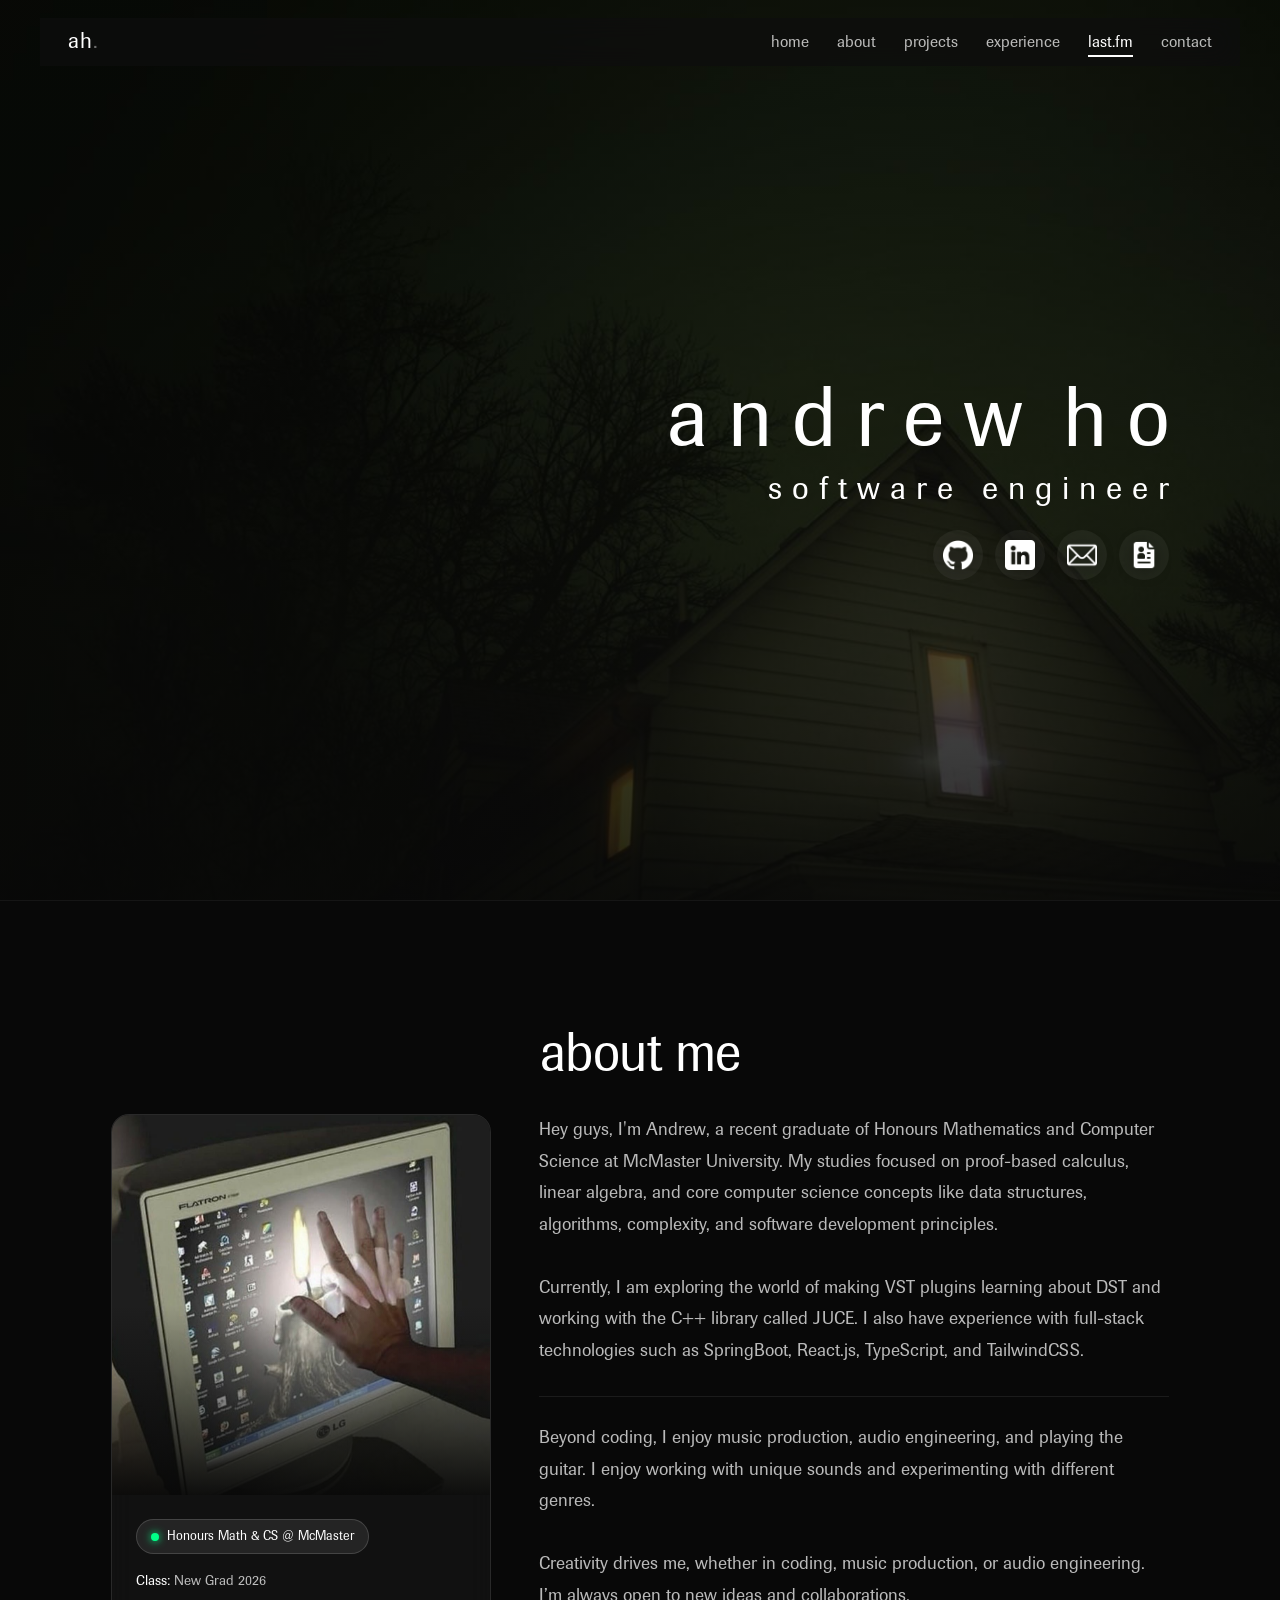
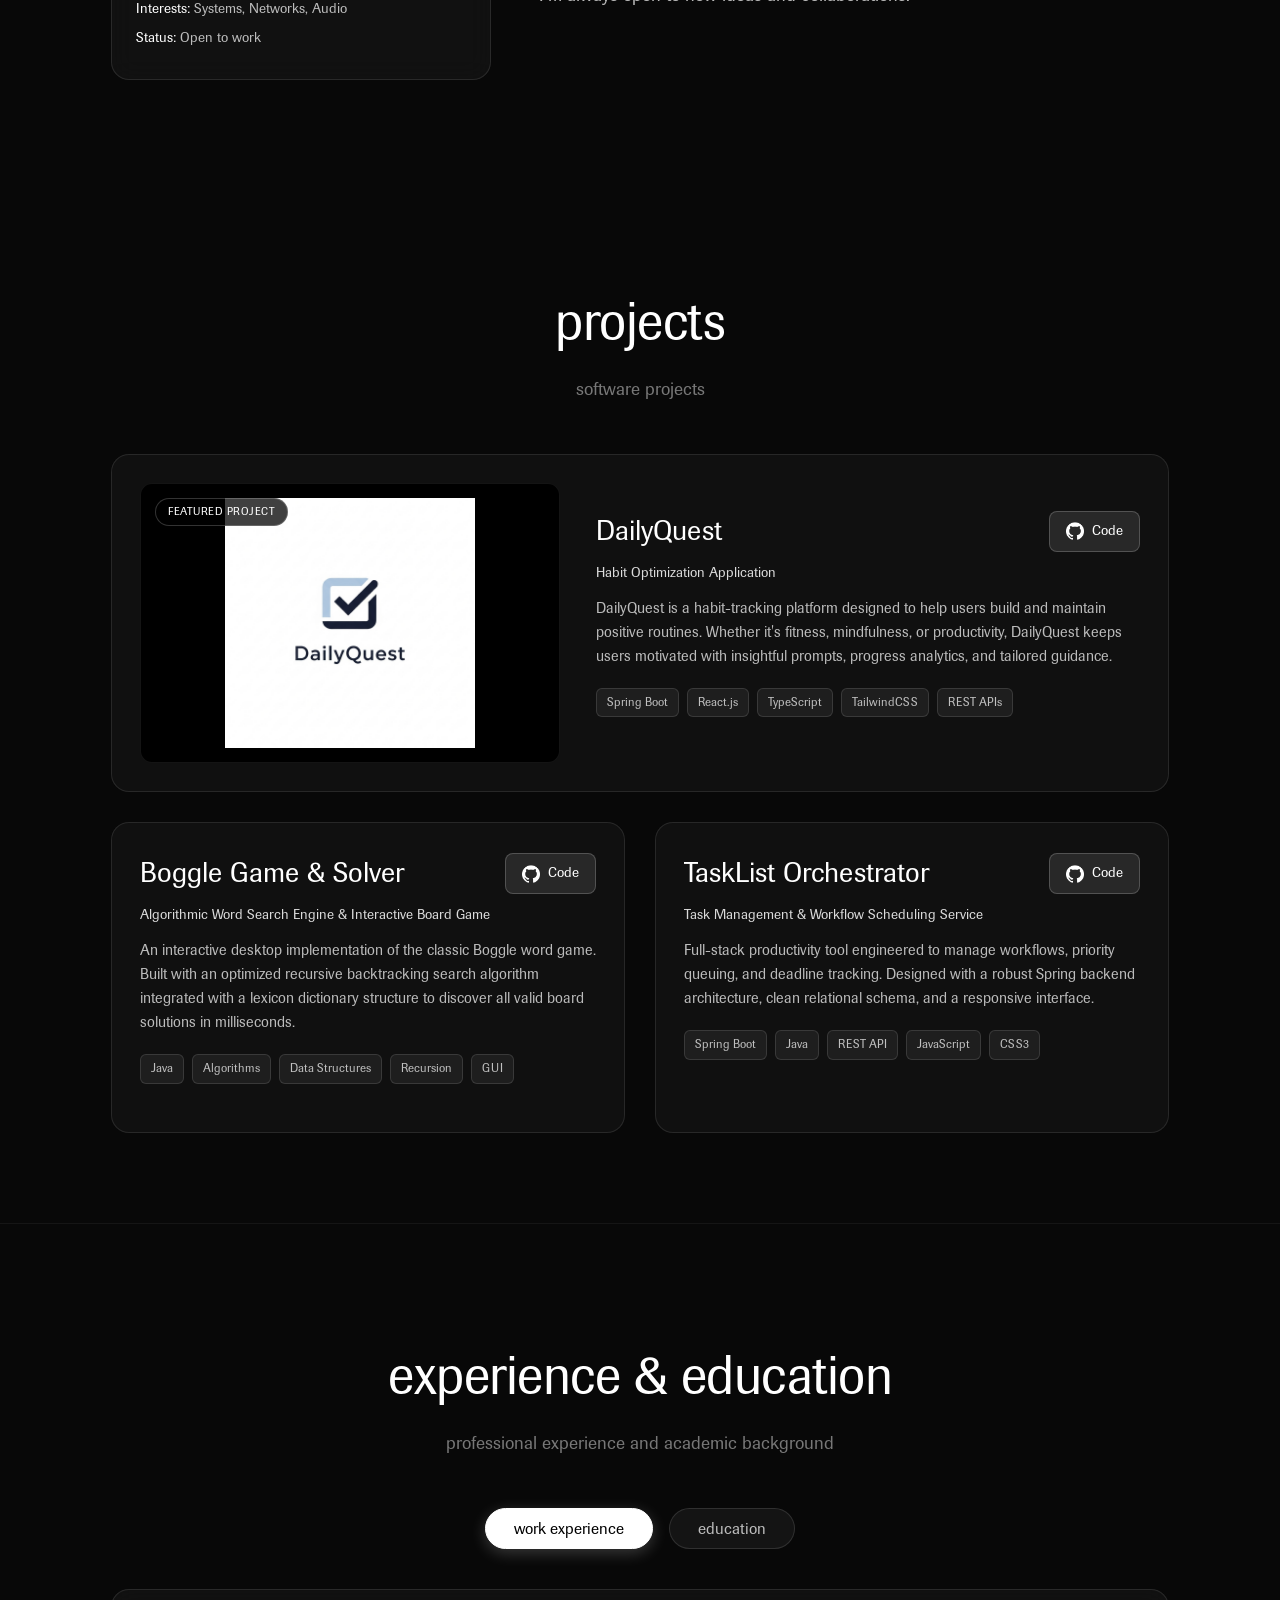
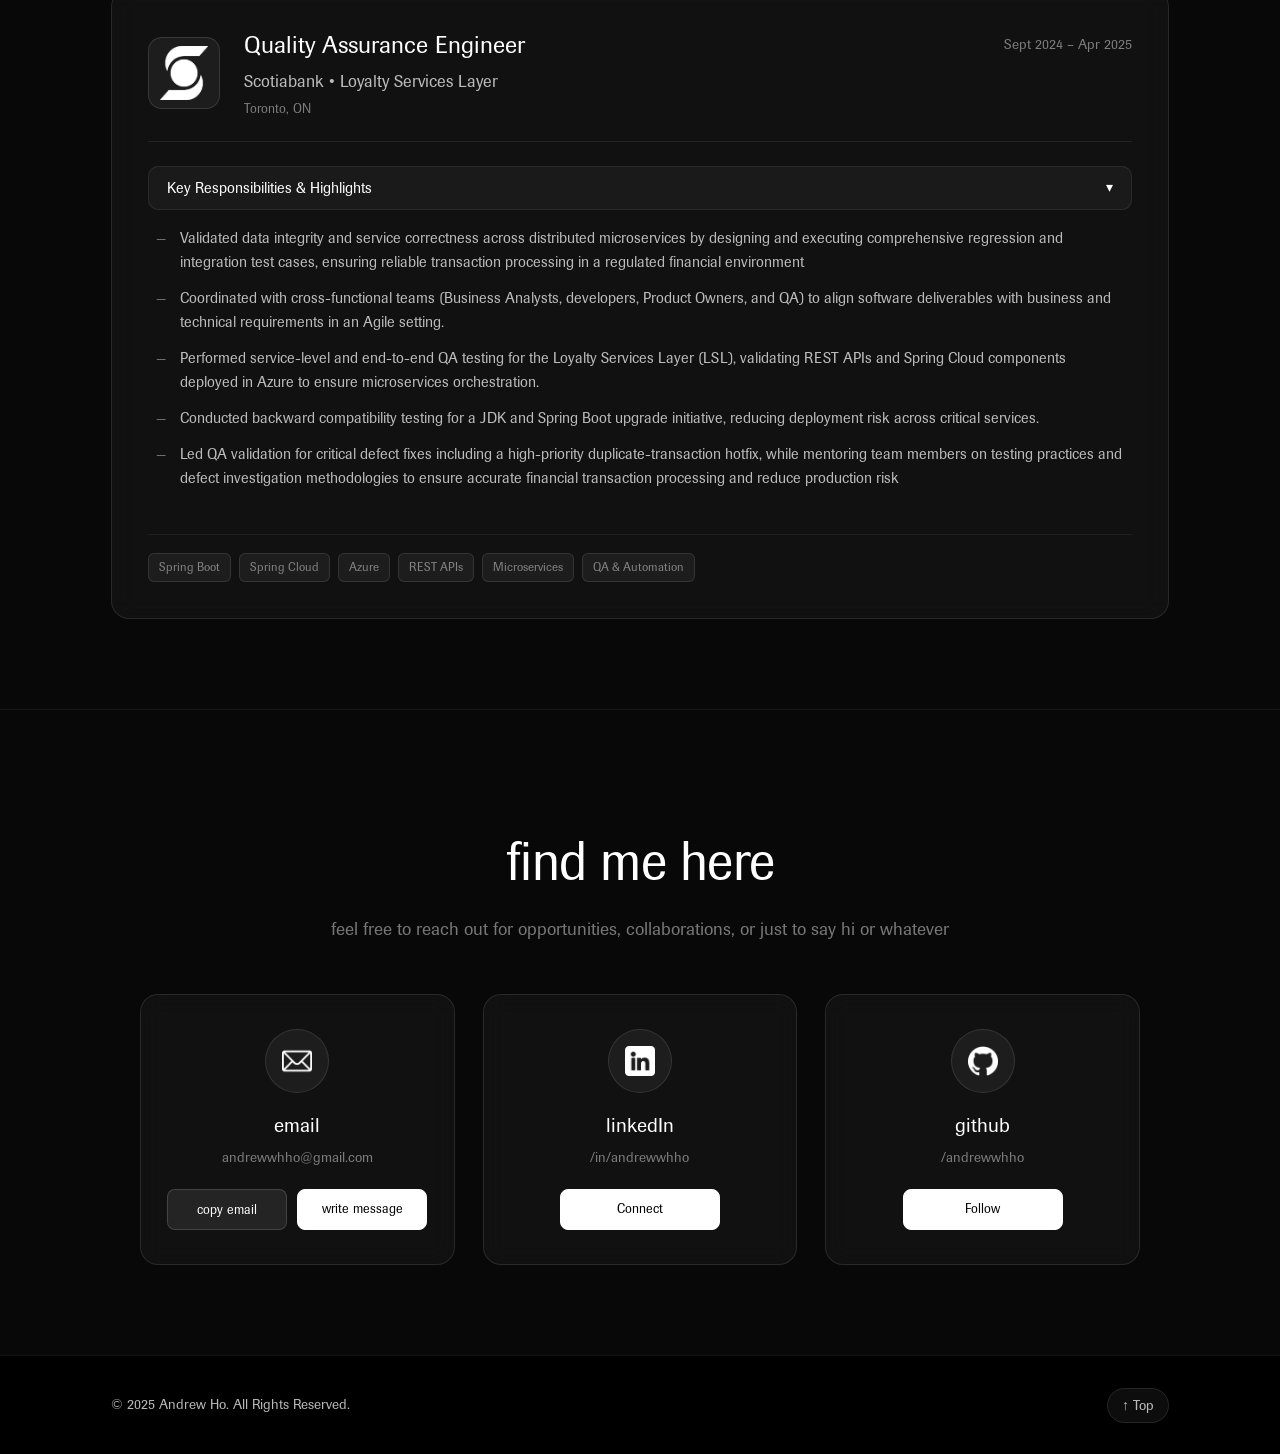
<file: index.html>
<!doctype html>
<html lang="en">
  <head>
    <meta charset="UTF-8" />
    <meta name="viewport" content="width=device-width, initial-scale=1.0" />
    <title>Andrew Ho | Portfolio</title>
    <link rel="stylesheet" href="style.css" />
  </head>

  <body>
    <!-- ----------------------- navigation ----------------------- -->
    <header id="header">
      <div class="container">
        <nav id="navbar">
          <a href="index.html#header" class="nav-logo">ah<span>.</span></a>
          <ul class="nav-links" id="navLinks">
            <li><a href="index.html#header">home</a></li>
            <li><a href="index.html#about">about</a></li>
            <li><a href="index.html#projects">projects</a></li>
            <li><a href="index.html#experience">experience</a></li>
            <li><a href="music.html" class="active">last.fm</a></li>
            <li><a href="index.html#contact">contact</a></li>
          </ul>
          <div class="nav-toggle" id="navToggle" aria-label="Toggle navigation">
            <span></span>
            <span></span>
            <span></span>
          </div>
        </nav>

        <div class="header-content">
          <div class="header-text">
            <p><span>a n d r e w &nbsp;h o</span></p>
          </div>
          <!-- <div class="location">
            <img src="icons/pin.png" alt="Location" />Toronto, ON
          </div> -->
          <div class="header-text2">
            <p>s o f t w a r e &nbsp; e n g i n e e r</p>
          </div>

          <div class="icons">
            <ul>
              <li>
                <a
                  title="GitHub"
                  href="https://github.com/andrewwhho"
                  target="_blank"
                  rel="noopener noreferrer"
                  ><img src="icons/github.png" alt="GitHub"
                /></a>
              </li>
              <li>
                <a
                  title="LinkedIn"
                  href="https://www.linkedin.com/in/andrewwhho/"
                  target="_blank"
                  rel="noopener noreferrer"
                  ><img src="icons/linkedin.png" alt="LinkedIn"
                /></a>
              </li>
              <li>
                <a title="Email Me" href="mailto:andrewwhho@gmail.com"
                  ><img src="icons/mail.png" alt="Email"
                /></a>
              </li>
              <li>
                <a title="Contact &amp; Resume" id="resumeBtn" href="#contact"
                  ><img src="icons/resume.png" alt="Resume"
                /></a>
              </li>
            </ul>
          </div>
        </div>
      </div>
    </header>

    <!-- ----------------------- about ----------------------- -->
    <section id="about">
      <div class="container">
        <h1 class="section-title">about me</h1>
        <div class="about-row">
          <!-- Left Visual Aesthetic Card -->
          <div class="about-col-left">
            <div class="aesthetic-card">
              <div class="aesthetic-media">
                <img
                  src="images/484858259_18014097473705501_8788955211200007586_n.jpg"
                  alt="Aesthetic CRT Display"
                  class="about-img"
                />
                <div class="aesthetic-overlay"></div>
              </div>
              <div class="aesthetic-info">
                <div class="info-pill">
                  <span class="pill-dot"></span>
                  <span>Honours Math &amp; CS @ McMaster</span>
                </div>
                <div class="info-details">
                  <p><strong>Class:</strong> New Grad 2026</p>
                  <p><strong>Interests:</strong> Systems, Networks, Audio</p>
                  <p><strong>Status:</strong> Open to work</p>
                </div>
              </div>
            </div>
          </div>

          <!-- Right Text & Stack -->
          <div class="about-col-right">
            <div class="about-para">
              <p>
                Hey guys, I'm Andrew, a recent graduate of Honours Mathematics
                and Computer Science at McMaster University. My studies focused
                on proof-based calculus, linear algebra, and core computer
                science concepts like data structures, algorithms, complexity,
                and software development principles.
              </p>
              <br />
              <p>
                Currently, I am exploring the world of making VST plugins
                learning about DST and working with the C++ library called JUCE.
                I also have experience with full-stack technologies such as
                SpringBoot, React.js, TypeScript, and TailwindCSS.
              </p>
            </div>

            <!-- Tech Stack Showcase -->
            <!-- <div class="tech-stack-container">
              <h3 class="stack-heading">Technologies I've worked with </h3>
              <ul class="stack-grid">
                <li class="stack-item">
                  <img src="icons/stackIcons/cpp.svg" alt="C++" /><span
                    >C++</span
                  >
                </li>
                <li class="stack-item">
                  <img src="icons/stackIcons/java.png" alt="Java" /><span
                    >Java</span
                  >
                </li>
                <li class="stack-item">
                  <img src="icons/stackIcons/spring.png" alt="Spring" /><span
                    >Spring Boot</span
                  >
                </li>
                <li class="stack-item">
                  <img src="icons/stackIcons/python.png" alt="Python" /><span
                    >Python</span
                  >
                </li>
                <li class="stack-item">
                  <img
                    src="icons/stackIcons/java-script.png"
                    alt="JavaScript"
                  /><span>JavaScript</span>
                </li>
                <li class="stack-item">
                  <img src="icons/stackIcons/html.png" alt="HTML5" /><span
                    >HTML5</span
                  >
                </li>
                <li class="stack-item">
                  <img src="icons/stackIcons/css-3.png" alt="CSS3" /><span
                    >CSS3</span
                  >
                </li>
                <li class="stack-item">
                  <img src="icons/stackIcons/git.png" alt="Git" /><span
                    >Git</span
                  >
                </li>
                <li class="stack-item">
                  <img src="icons/stackIcons/linux.svg" alt="Linux/Unix" /><span
                    >Linux/Unix</span
                  >
                </li>
                <li class="stack-item">
                  <img
                    src="icons/stackIcons/bash.svg"
                    alt="Bash / Shell"
                  /><span>Bash / Shell</span>
                </li>
                <li class="stack-item">
                  <img src="icons/stackIcons/atom.png" alt="React" /><span
                    >React</span
                  >
                </li>
              </ul>
            </div> -->

            <div class="about-para about-hobbies">
              <p>
                Beyond coding, I enjoy music production, audio engineering, and
                playing the guitar. I enjoy working with unique sounds and
                experimenting with different genres.
              </p>
              <br />
              <p>
                Creativity drives me, whether in coding, music production, or
                audio engineering. I’m always open to new ideas and
                collaborations.
              </p>
            </div>
          </div>
        </div>
      </div>
    </section>

    <!-- ----------------------- projects ----------------------- -->
    <section id="projects">
      <div class="container">
        <h1 class="section-title">projects</h1>
        <p class="section-subtitle">software projects</p>

        <div class="project-grid">
          <!-- Featured Project: DailyQuest -->
          <div class="project-card featured" id="DailyQuest">
            <div class="project-image-wrapper">
              <img
                src="images/DQ1.png"
                alt="DailyQuest Preview"
                class="project-img"
              />
              <div class="project-badge">Featured Project</div>
            </div>
            <div class="project-info">
              <div class="project-header-row">
                <h2 class="project-title">DailyQuest</h2>
                <div class="project-links">
                  <a
                    href="https://github.com/andrewwhho/DailyQuest"
                    target="_blank"
                    rel="noopener noreferrer"
                    class="project-link-btn"
                    title="View Source Code"
                  >
                    <img src="icons/github.png" alt="GitHub" /> Code
                  </a>
                </div>
              </div>
              <p class="project-tagline">Habit Optimization Application</p>
              <p class="project-desc">
                DailyQuest is a habit-tracking platform designed to help users
                build and maintain positive routines. Whether it's fitness,
                mindfulness, or productivity, DailyQuest keeps users motivated
                with insightful prompts, progress analytics, and tailored
                guidance.
              </p>
              <div class="project-tags">
                <span>Spring Boot</span>
                <span>React.js</span>
                <span>TypeScript</span>
                <span>TailwindCSS</span>
                <span>REST APIs</span>
              </div>
            </div>
          </div>

          <!-- Project 2: Boggle Game & Solver -->
          <div class="project-card">
            <div class="project-info">
              <div class="project-header-row">
                <h2 class="project-title">Boggle Game &amp; Solver</h2>
                <div class="project-links">
                  <a
                    href="https://github.com/andrewwhho/BoggleGame"
                    target="_blank"
                    rel="noopener noreferrer"
                    class="project-link-btn"
                    title="View Source Code"
                  >
                    <img src="icons/github.png" alt="GitHub" /> Code
                  </a>
                </div>
              </div>
              <p class="project-tagline">
                Algorithmic Word Search Engine &amp; Interactive Board Game
              </p>
              <p class="project-desc">
                An interactive desktop implementation of the classic Boggle word
                game. Built with an optimized recursive backtracking search
                algorithm integrated with a lexicon dictionary structure to
                discover all valid board solutions in milliseconds.
              </p>
              <div class="project-tags">
                <span>Java</span>
                <span>Algorithms</span>
                <span>Data Structures</span>
                <span>Recursion</span>
                <span>GUI</span>
              </div>
            </div>
          </div>

          <!-- Project 3: Task Orchestrator -->
          <div class="project-card">
            <div class="project-info">
              <div class="project-header-row">
                <h2 class="project-title">TaskList Orchestrator</h2>
                <div class="project-links">
                  <a
                    href="https://github.com/andrewwhho/TaskList"
                    target="_blank"
                    rel="noopener noreferrer"
                    class="project-link-btn"
                    title="View Source Code"
                  >
                    <img src="icons/github.png" alt="GitHub" /> Code
                  </a>
                </div>
              </div>
              <p class="project-tagline">
                Task Management &amp; Workflow Scheduling Service
              </p>
              <p class="project-desc">
                Full-stack productivity tool engineered to manage workflows,
                priority queuing, and deadline tracking. Designed with a robust
                Spring backend architecture, clean relational schema, and a
                responsive interface.
              </p>
              <div class="project-tags">
                <span>Spring Boot</span>
                <span>Java</span>
                <span>REST API</span>
                <span>JavaScript</span>
                <span>CSS3</span>
              </div>
            </div>
          </div>
        </div>
      </div>
    </section>

    <!-- ----------------------- experience & education ----------------------- -->
    <section id="experience">
      <div class="container">
        <h1 class="section-title">experience &amp; education</h1>
        <p class="section-subtitle">
          professional experience and academic background
        </p>

        <!-- Tab Controls -->
        <div class="tab-titles">
          <button
            class="tab-links active-link"
            type="button"
            onclick="opentab(event, 'work-exp')"
          >
            work experience
          </button>
          <button
            class="tab-links"
            type="button"
            onclick="opentab(event, 'education-exp')"
          >
            education
          </button>
        </div>

        <!-- Work Experience Tab Content -->
        <div class="tab-contents active-tab" id="work-exp">
          <div class="timeline-card">
            <div class="timeline-header">
              <div class="timeline-logo-wrap">
                <img
                  src="icons/scotia.png"
                  alt="Scotiabank Logo"
                  class="org-logo"
                />
              </div>
              <div class="timeline-meta">
                <div class="timeline-role-row">
                  <h2 class="timeline-role">Quality Assurance Engineer</h2>
                  <span class="timeline-date">Sept 2024 &ndash; Apr 2025</span>
                </div>
                <h3 class="timeline-org">
                  Scotiabank &bull; Loyalty Services Layer
                </h3>
                <span class="timeline-loc">Toronto, ON</span>
              </div>
            </div>

            <div class="qa-dropdown">
              <button type="button" class="qa-dropdown-toggle">
                <span>Key Responsibilities &amp; Highlights</span>
                <span class="dropdown-arrow">&#9662;</span>
              </button>
              <div class="qa-dropdown-content show">
                <ul class="exp-bullet-list">
                  <li>
                    Validated data integrity and service correctness across
                    distributed microservices by designing and executing
                    comprehensive regression and integration test cases,
                    ensuring reliable transaction processing in a regulated
                    financial environment
                  </li>
                  <li>
                    Coordinated with cross-functional teams (Business Analysts,
                    developers, Product Owners, and QA) to align software
                    deliverables with business and technical requirements in an
                    Agile setting.
                  </li>
                  <li>
                    Performed service-level and end-to-end QA testing for the
                    Loyalty Services Layer (LSL), validating REST APIs and
                    Spring Cloud components deployed in Azure to ensure
                    microservices orchestration.
                  </li>
                  <li>
                    Conducted backward compatibility testing for a JDK and
                    Spring Boot upgrade initiative, reducing deployment risk
                    across critical services.
                  </li>
                  <li>
                    Led QA validation for critical defect fixes including a
                    high-priority duplicate-transaction hotfix, while mentoring
                    team members on testing practices and defect investigation
                    methodologies to ensure accurate financial transaction
                    processing and reduce production risk
                  </li>
                </ul>
              </div>
            </div>

            <div class="exp-tags">
              <span>Spring Boot</span>
              <span>Spring Cloud</span>
              <span>Azure</span>
              <span>REST APIs</span>
              <span>Microservices</span>
              <span>QA &amp; Automation</span>
            </div>
          </div>
        </div>

        <!-- Education Tab Content -->
        <div class="tab-contents" id="education-exp">
          <div class="timeline-card">
            <div class="timeline-header">
              <div class="timeline-logo-wrap">
                <img
                  src="icons/macLogo.png"
                  alt="McMaster University Logo"
                  class="org-logo mac"
                />
              </div>
              <div class="timeline-meta">
                <div class="timeline-role-row">
                  <h2 class="timeline-role">
                    Honours Mathematics &amp; Computer Science
                  </h2>
                  <span class="timeline-date"
                    >Sept 2021 &ndash; Present (Expected 2026)</span
                  >
                </div>
                <h3 class="timeline-org">McMaster University</h3>
                <span class="timeline-loc">Hamilton, ON</span>
              </div>
            </div>

            <div class="timeline-body">
              <ul class="exp-bullet-list">
                <li>
                  Concentrated coursework in proof-based calculus, linear
                  algebra, discrete mathematics, and abstract mathematical
                  foundations.
                </li>
                <li>
                  Comprehensive study of core computer science foundations: data
                  structures, algorithm design &amp; asymptotic analysis,
                  automata &amp; complexity theory, and software development
                  principles.
                </li>
                <li>
                  Active involvement in collaborative engineering projects,
                  applying full-stack design patterns, clean code principles,
                  and modern version control workflows.
                </li>
              </ul>
            </div>

            <div class="exp-tags">
              <span>Data Structures</span>
              <span>Algorithms</span>
              <span>Linear Algebra</span>
              <span>Proof-Based Calculus</span>
              <span>Software Engineering</span>
            </div>
          </div>
        </div>
      </div>
    </section>

    <!-- ----------------------- contact ----------------------- -->
    <section id="contact">
      <div class="container">
        <h1 class="section-title">find me here</h1>
        <p class="section-subtitle">
          feel free to reach out for opportunities, collaborations, or just to
          say hi or whatever
        </p>

        <div class="contact-wrapper">
          <div class="contact-grid">
            <!-- Card 1: Email -->
            <div class="contact-card">
              <div class="contact-icon-wrap">
                <img src="icons/mail.png" alt="Email" />
              </div>
              <h3>email</h3>
              <p>andrewwhho@gmail.com</p>
              <div class="contact-card-actions">
                <button
                  type="button"
                  class="btn-copy-email"
                  id="copyEmailBtn"
                  data-email="andrewwhho@gmail.com"
                >
                  copy email
                </button>
                <a href="mailto:andrewwhho@gmail.com" class="btn-direct-link"
                  >write message</a
                >
              </div>
            </div>

            <!-- Card 2: LinkedIn -->
            <div class="contact-card">
              <div class="contact-icon-wrap">
                <img src="icons/linkedin.png" alt="LinkedIn" />
              </div>
              <h3>linkedIn</h3>
              <p>/in/andrewwhho</p>
              <div class="contact-card-actions">
                <a
                  href="https://www.linkedin.com/in/andrewwhho/"
                  target="_blank"
                  rel="noopener noreferrer"
                  class="btn-direct-link single-action"
                  >Connect</a
                >
              </div>
            </div>

            <!-- Card 3: GitHub -->
            <div class="contact-card">
              <div class="contact-icon-wrap">
                <img src="icons/github.png" alt="GitHub" />
              </div>
              <h3>github</h3>
              <p>/andrewwhho</p>
              <div class="contact-card-actions">
                <a
                  href="https://github.com/andrewwhho"
                  target="_blank"
                  rel="noopener noreferrer"
                  class="btn-direct-link single-action"
                  >Follow</a
                >
              </div>
            </div>
          </div>
        </div>
      </div>
    </section>

    <!-- ----------------------- footer ----------------------- -->
    <footer class="footer">
      <div class="container footer-content">
        <div class="footer-left">
          <p>&copy; 2025 Andrew Ho. All Rights Reserved.</p>
        </div>
        <div class="footer-right">
          <a href="#header" class="back-to-top" title="Back to top">
            &uarr; Top
          </a>
        </div>
      </div>
    </footer>

    <!-- ----------------------- floating audio player ----------------------- -->
    <!-- <div class="player-widget" id="musicPlayer">
      <audio id="audioElement" loop preload="none">
        <source src="music/XCLUSIVE.mp3" type="audio/mpeg" />
        <source src="music/268 200bpm prod bboy.wav" type="audio/wav" />
        Your browser does not support the audio element.
      </audio>
      <button
        type="button"
        id="playPauseBtn"
        class="player-control-btn"
        aria-label="Play/Pause music"
      >
        <svg class="play-icon" viewBox="0 0 24 24" width="18" height="18">
          <polygon points="5,3 19,12 5,21" fill="currentColor" />
        </svg>
        <svg
          class="pause-icon"
          viewBox="0 0 24 24"
          width="18"
          height="18"
          style="display: none"
        >
          <rect x="6" y="4" width="4" height="16" fill="currentColor" />
          <rect x="14" y="4" width="4" height="16" fill="currentColor" />
        </svg>
      </button>

      <div class="player-details">
        <span class="player-track">XCLUSIVE</span>
        <span class="player-artist">prod. bboy</span>
      </div>

      <div class="visualizer" id="audioVisualizer" aria-hidden="true">
        <span class="bar"></span>
        <span class="bar"></span>
        <span class="bar"></span>
        <span class="bar"></span>
      </div>
    </div> -->

    <!-- Toast notification for copied text -->
    <div id="toast" class="toast" role="alert" aria-live="polite"></div>

    <script src="index.js"></script>
  </body>
</html>
</file>
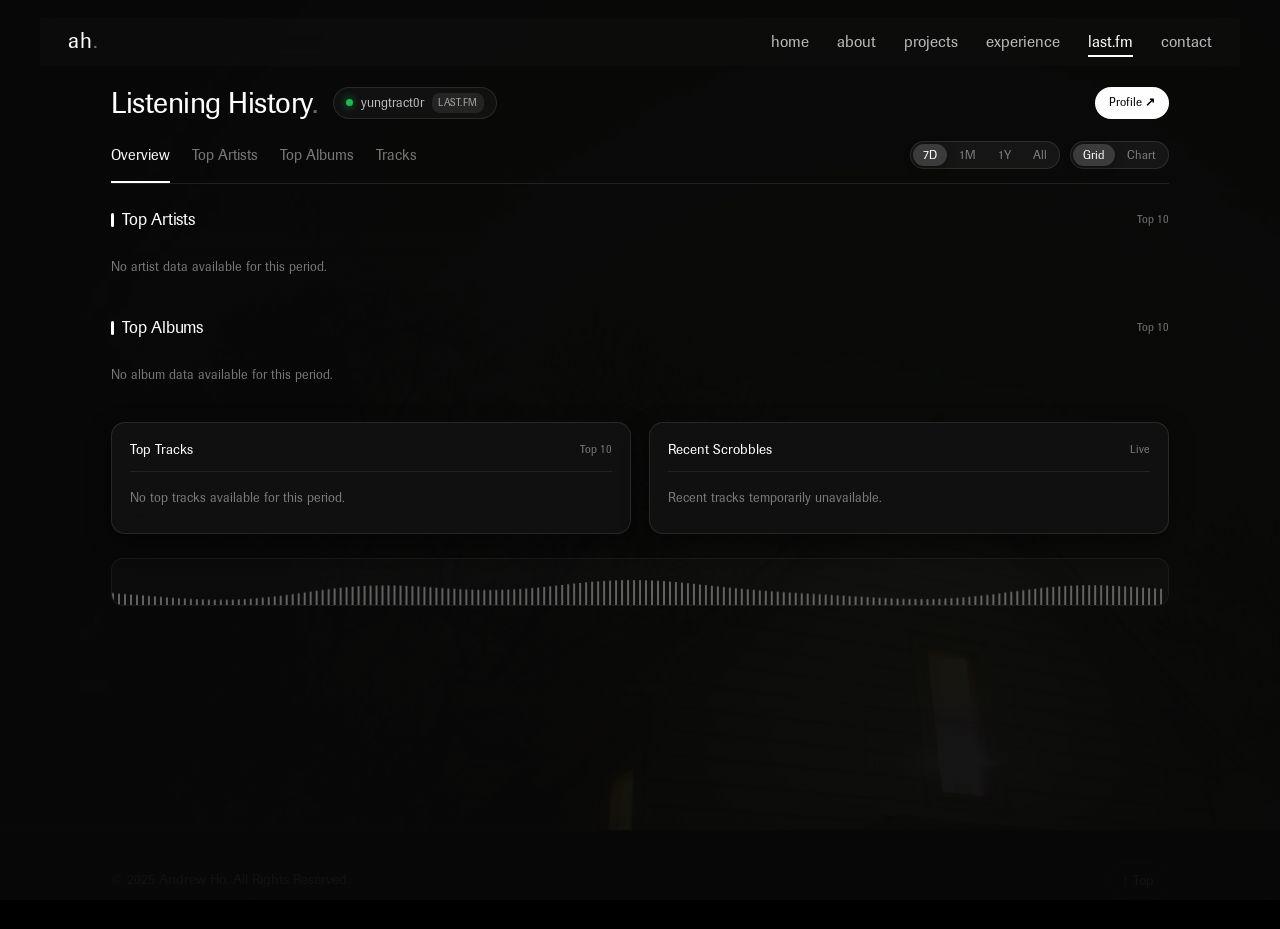
<file: music.html>
<!doctype html>
<html lang="en">
  <head>
    <meta charset="UTF-8" />
    <meta name="viewport" content="width=device-width, initial-scale=1.0" />
    <title>Music | Andrew Ho</title>
    <link rel="stylesheet" href="style.css" />
    <link rel="stylesheet" href="music.css" />
  </head>

  <body>
    <!-- ----------------------- navigation ----------------------- -->
    <header class="nav-header">
      <div class="container">
        <nav id="navbar">
          <a href="index.html#header" class="nav-logo">ah<span>.</span></a>
          <ul class="nav-links" id="navLinks">
            <li><a href="index.html#header">home</a></li>
            <li><a href="index.html#about">about</a></li>
            <li><a href="index.html#projects">projects</a></li>
            <li><a href="index.html#experience">experience</a></li>
            <li><a href="music.html" class="active">last.fm</a></li>
            <li><a href="index.html#contact">contact</a></li>
          </ul>
          <div class="nav-toggle" id="navToggle" aria-label="Toggle navigation">
            <span></span>
            <span></span>
            <span></span>
          </div>
        </nav>
      </div>
    </header>

    <!-- ----------------------- music section ----------------------- -->
    <section class="music-page-section" id="music">
      <div class="container">
        <!-- Compact Hero Header -->
        <div class="music-compact-header">
          <div class="music-title-wrap">
            <h1 class="music-title">Listening History<span>.</span></h1>
            <div class="music-user-pill">
              <span class="user-live-dot" title="Live scrobbling active"></span>
              <span id="displayUsername">yungtract0r</span>
              <span class="user-badge-tag">Last.fm</span>
            </div>
          </div>

          <div class="music-header-actions">
            <a
              class="music-btn-profile"
              id="lfmProfileBtn"
              href="https://www.last.fm/user/yungtract0r"
              target="_blank"
              rel="noopener noreferrer"
            >
              Profile ↗
            </a>
          </div>
        </div>

        <!-- Integrated Toolbar (Category, Period & View) -->
        <div class="music-toolbar">
          <!-- Category Tabs: Overview, Artists, Albums, Tracks -->
          <div
            class="music-cat-tabs"
            role="tablist"
            aria-label="Music category"
          >
            <button
              class="cat-tab active"
              data-cat="all"
              role="tab"
              aria-selected="true"
            >
              Overview
            </button>
            <button
              class="cat-tab"
              data-cat="artists"
              role="tab"
              aria-selected="false"
            >
              Top Artists
            </button>
            <button
              class="cat-tab"
              data-cat="albums"
              role="tab"
              aria-selected="false"
            >
              Top Albums
            </button>
            <button
              class="cat-tab"
              data-cat="tracks"
              role="tab"
              aria-selected="false"
            >
              Tracks
            </button>
          </div>

          <!-- Right: Period Selector & View Toggle -->
          <div class="music-toolbar-right">
            <div
              class="toolbar-pill-group"
              role="group"
              aria-label="Time period"
            >
              <button
                class="period-pill active"
                data-period="7day"
                aria-pressed="true"
              >
                7D
              </button>
              <button
                class="period-pill"
                data-period="1month"
                aria-pressed="false"
              >
                1M
              </button>
              <button
                class="period-pill"
                data-period="12month"
                aria-pressed="false"
              >
                1Y
              </button>
              <button
                class="period-pill"
                data-period="overall"
                aria-pressed="false"
              >
                All
              </button>
            </div>

            <div class="toolbar-pill-group" role="group" aria-label="View mode">
              <button
                class="view-pill active"
                data-view="grid"
                aria-pressed="true"
                title="Grid layout"
              >
                Grid
              </button>
              <button
                class="view-pill"
                data-view="chart"
                aria-pressed="false"
                title="Chart layout"
              >
                Chart
              </button>
            </div>
          </div>
        </div>

        <!-- Content Area -->
        <div class="music-content-area">
          <!-- Section: Top Artists -->
          <div class="music-section-block" id="block-artists">
            <div class="block-header">
              <h2 class="block-title">Top Artists</h2>
              <span class="block-count" id="artistsCount">Top 10</span>
            </div>
            <div id="artists-container">
              <div class="music-cards-grid" id="artists-grid">
                <!-- Skeletons populated by JS -->
              </div>
            </div>
          </div>

          <!-- Section: Top Albums -->
          <div class="music-section-block" id="block-albums">
            <div class="block-header">
              <h2 class="block-title">Top Albums</h2>
              <span class="block-count" id="albumsCount">Top 10</span>
            </div>
            <div id="albums-container">
              <div class="music-cards-grid" id="albums-grid">
                <!-- Skeletons populated by JS -->
              </div>
            </div>
          </div>

          <!-- Section: Tracks Dual Panel (Top Tracks & Recent Scrobbles) -->
          <div class="music-section-block" id="block-tracks">
            <div class="tracks-dual-layout">
              <!-- Left: Top Tracks -->
              <div class="tracks-panel-card">
                <div class="tracks-panel-header">
                  <span class="tracks-panel-title">Top Tracks</span>
                  <span class="block-count">Top 10</span>
                </div>
                <div id="top-tracks-list">
                  <!-- Skeletons populated by JS -->
                </div>
              </div>

              <!-- Right: Recent Scrobbles -->
              <div class="tracks-panel-card">
                <div class="tracks-panel-header">
                  <span class="tracks-panel-title">Recent Scrobbles</span>
                  <span class="block-count">Live</span>
                </div>
                <div id="recent-tracks-list">
                  <!-- Skeletons populated by JS -->
                </div>
              </div>
            </div>
          </div>
        </div>

        <!-- Ambient Interactive Waveform Bar -->
        <div class="music-ambient-wave" id="waveWrap">
          <canvas class="wave-viz" id="waveViz" aria-hidden="true"></canvas>
        </div>
      </div>
    </section>

    <!-- ----------------------- footer ----------------------- -->
    <footer class="footer">
      <div class="container footer-content">
        <div class="footer-left">
          <p>&copy; 2025 Andrew Ho. All Rights Reserved.</p>
        </div>
        <div class="footer-right">
          <a href="#header" class="back-to-top" title="Back to top">
            &uarr; Top
          </a>
        </div>
      </div>
    </footer>

    <!-- Scripts -->
    <script src="music.js"></script>
  </body>
</html>
</file>
<file: style.css>
/* -------------------------------------------------------------
   ANDREW HO - PORTFOLIO STYLESHEET
   Aesthetic Theme: Dark, Sleek, Cyber/Frosted Glass Minimalist
   ------------------------------------------------------------- */

@font-face {
    font-family: 'Berthold Imago';
    src: url('fonts/Berthold%20Imago%20Book%20Regular.woff') format('woff'),
         url('fonts/Berthold Imago Book Regular.woff') format('woff');
    font-weight: 100 900;
    font-style: normal;
    font-display: swap;
}

@font-face {
    font-family: 'Berthold Imago Book';
    src: url('fonts/Berthold%20Imago%20Book%20Regular.woff') format('woff'),
         url('fonts/Berthold Imago Book Regular.woff') format('woff');
    font-weight: 100 900;
    font-style: normal;
    font-display: swap;
}

@font-face {
    font-family: 'Berthold Imago Book Regular';
    src: url('fonts/Berthold%20Imago%20Book%20Regular.woff') format('woff'),
         url('fonts/Berthold Imago Book Regular.woff') format('woff');
    font-weight: 100 900;
    font-style: normal;
    font-display: swap;
}

@font-face {
    font-family: 'Imago Book';
    src: url('fonts/Berthold%20Imago%20Book%20Regular.woff') format('woff'),
         url('fonts/Berthold Imago Book Regular.woff') format('woff');
    font-weight: 100 900;
    font-style: normal;
    font-display: swap;
}

@font-face {
    font-family: 'Imago';
    src: url('fonts/Berthold%20Imago%20Book%20Regular.woff') format('woff'),
         url('fonts/Berthold Imago Book Regular.woff') format('woff');
    font-weight: 100 900;
    font-style: normal;
    font-display: swap;
}

:root {
    --bg-primary: #080808;
    --bg-secondary: #111111;
    --card-bg: rgba(255, 255, 255, 0.04);
    --card-bg-hover: rgba(255, 255, 255, 0.07);
    --card-border: rgba(255, 255, 255, 0.1);
    --card-border-hover: rgba(255, 255, 255, 0.25);
    --text-primary: #ffffff;
    --text-secondary: rgba(255, 255, 255, 0.72);
    --text-muted: rgba(255, 255, 255, 0.45);
    --accent: #ffffff;
    --glass-nav-bg: rgba(14, 14, 14, 0.75);
    --transition-smooth: all 0.3s cubic-bezier(0.25, 0.8, 0.25, 1);
}

*,
*::before,
*::after {
    margin: 0;
    padding: 0;
    font-family: 'Berthold Imago', 'Berthold Imago Book', 'Berthold Imago Book Regular', 'Imago Book', 'Imago', -apple-system, BlinkMacSystemFont, 'Segoe UI', Roboto, Helvetica, Arial, sans-serif;
    box-sizing: border-box;
}

html, body {
    -webkit-font-smoothing: antialiased;
    -moz-osx-font-smoothing: grayscale;
    text-rendering: optimizeLegibility;
}

body,
button,
input,
select,
textarea {
    font-family: 'Berthold Imago', 'Berthold Imago Book', 'Berthold Imago Book Regular', 'Imago Book', 'Imago', -apple-system, BlinkMacSystemFont, 'Segoe UI', Roboto, Helvetica, Arial, sans-serif;
}

html {
    scroll-behavior: smooth;
    background: var(--bg-primary);
    color: var(--text-primary);
}

body {
    background: var(--bg-primary);
    color: var(--text-primary);
    overflow-x: hidden;
    line-height: 1.6;
}

/* Custom Scrollbar */
::-webkit-scrollbar {
    width: 8px;
}
::-webkit-scrollbar-track {
    background: #080808;
}
::-webkit-scrollbar-thumb {
    background: #262626;
    border-radius: 4px;
}
::-webkit-scrollbar-thumb:hover {
    background: #444444;
}

.container {
    width: 85%;
    max-width: 1200px;
    margin: 0 auto;
    padding: 0 15px;
}

/* ----------------------- Navigation ----------------------- */
nav {
    display: flex;
    align-items: center;
    justify-content: space-between;
    position: fixed;
    top: 18px;
    left: 50%;
    transform: translateX(-50%);
    width: calc(100% - 40px);
    max-width: 1200px;
    height: 48px;
    padding: 0 28px;
    background: var(--glass-nav-bg);
    backdrop-filter: blur(14px);
    -webkit-backdrop-filter: blur(14px);
    /* border: 1px solid var(--card-border); */
    /* border-radius: 36px; */
    z-index: 999;
    /* box-shadow: 0 10px 30px rgba(0, 0, 0, 0.5); */
    transition: var(--transition-smooth);
}

.nav-logo {
    color: var(--text-primary);
    text-decoration: none;
    font-size: 22px;
    font-weight: 700;
    letter-spacing: 1px;
}

.nav-logo span {
    color: rgba(255, 255, 255, 0.4);
}

nav ul.nav-links {
    display: flex;
    align-items: center;
    list-style: none;
    gap: 28px;
}

nav ul.nav-links li a {
    color: var(--text-secondary);
    text-decoration: none;
    font-size: 16px;
    font-weight: 500;
    position: relative;
    padding: 4px 0;
    transition: color 0.25s ease;
}

nav ul.nav-links li a::after {
    content: '';
    width: 0;
    height: 2px;
    background: #ffffff;
    position: absolute;
    left: 0;
    bottom: -2px;
    transition: width 0.3s ease;
}

nav ul.nav-links li a:hover,
nav ul.nav-links li a.active {
    color: #ffffff;
}

nav ul.nav-links li a:hover::after,
nav ul.nav-links li a.active::after {
    width: 100%;
}

/* Mobile Nav Toggle */
.nav-toggle {
    display: none;
    flex-direction: column;
    justify-content: space-between;
    width: 24px;
    height: 18px;
    cursor: pointer;
}

.nav-toggle span {
    display: block;
    height: 2px;
    width: 100%;
    background: #ffffff;
    border-radius: 2px;
    transition: var(--transition-smooth);
}

.nav-toggle.open span:nth-child(1) {
    transform: translateY(8px) rotate(45deg);
}
.nav-toggle.open span:nth-child(2) {
    opacity: 0;
}
.nav-toggle.open span:nth-child(3) {
    transform: translateY(-8px) rotate(-45deg);
}

/* ----------------------- Hero Header ----------------------- */
#header {
    width: 100%;
    min-height: 100vh;
    background-image: url(images/American\ football\ house.jpg);
    background-size: cover;
    background-attachment: fixed;
    background-position: center;
    position: relative;
    display: flex;
    align-items: center;
}

#header::before {
    content: '';
    position: absolute;
    top: 0;
    left: 0;
    width: 100%;
    height: 100%;
    background: linear-gradient(180deg, rgba(8, 8, 8, 0.4) 0%, rgba(8, 8, 8, 0.85) 100%);
    pointer-events: none;
}

.header-content {
    position: relative;
    z-index: 2;
    padding-top: 60px;
    display: flex;
    flex-direction: column;
    align-items: flex-end;
    text-align: right;
    margin-left: auto;
}

.header-text {
    width: fit-content;
    font-size: 72px;
    font-weight: 700;
    letter-spacing: -1px;
    line-height: 1.1;
    cursor: default;
    text-align: right;
}

.header-text span {
    font-size: 82px;
    color: #ffffff;
    text-shadow: 0 0 0px rgba(255, 255, 255, 0.25);
}

.location {
    font-size: 20px;
    color: var(--text-secondary);
    display: flex;
    align-items: center;
    justify-content: flex-end;
    gap: 8px;
    margin: 14px 0 10px 0;
    font-weight: 400;
}

.location img {
    width: 20px;
    height: auto;
    opacity: 0.9;
}

.header-text2 {
    width: fit-content;
    font-size: 32px;
    color: #ffffff;
    cursor: default;
    font-weight: 300;
    letter-spacing: 0.5px;
    text-align: right;
}

/* Hero Social Icons */
.icons {
    margin-top: 16px;
    width: 100%;
}

.icons ul {
    display: flex;
    justify-content: flex-end;
    gap: 12px;
    list-style: none;
    padding: 0;
}

.icons ul li a {
    display: inline-block;
    padding: 10px;
    background: rgba(255, 255, 255, 0.05);
    /* border: 1px solid rgba(255, 255, 255, 0.1); */
    border-radius: 50%;
    transition: var(--transition-smooth);
}

.icons img {
    width: 30px;
    height: 30px;
    display: block;
    transition: var(--transition-smooth);
    filter: drop-shadow(0 2px 8px rgba(0, 0, 0, 0.4));
}

.icons ul li a:hover {
    background: rgba(255, 255, 255, 0.15);
    border-color: rgba(255, 255, 255, 0.35);
    transform: translateY(-2px) scale(1.1);
    /* box-shadow: 0 8px 24px rgba(255, 255, 255, 0.1); */
}

/* ----------------------- Shared Section Titles ----------------------- */
section {
    padding: 110px 0 90px;
    position: relative;
}

.section-title {
    font-size: 52px;
    font-weight: 700;
    text-align: center;
    letter-spacing: -0.5px;
    margin-bottom: 12px;
    cursor: default;
}

.section-subtitle {
    text-align: center;
    color: var(--text-muted);
    font-size: 18px;
    margin-bottom: 50px;
}

/* ----------------------- About Section ----------------------- */
#about {
    background: #080808;
    border-top: 1px solid rgba(255, 255, 255, 0.05);
}

.about-row {
    display: flex;
    align-items: flex-start;
    justify-content: space-between;
    gap: 48px;
    margin-top: 20px;
}

.about-col-left {
    flex: 0 0 380px;
}

.about-col-right {
    flex: 1;
}

/* Aesthetic Display Card */
.aesthetic-card {
    background: var(--card-bg);
    border: 1px solid var(--card-border);
    border-radius: 18px;
    overflow: hidden;
    backdrop-filter: blur(12px);
    transition: var(--transition-smooth);
}

.aesthetic-card:hover {
    border-color: var(--card-border-hover);
    box-shadow: 0 12px 36px rgba(0, 0, 0, 0.6);
}

.aesthetic-media {
    position: relative;
    width: 100%;
    height: 380px;
    overflow: hidden;
}

.about-img {
    width: 100%;
    height: 100%;
    object-fit: cover;
    display: block;
    transition: transform 0.6s ease;
}

.aesthetic-card:hover .about-img {
    transform: scale(1.04);
}

.aesthetic-overlay {
    position: absolute;
    inset: 0;
    background: linear-gradient(180deg, rgba(0,0,0,0) 50%, rgba(8,8,8,0.95) 100%);
}

.aesthetic-info {
    padding: 24px;
}

.info-pill {
    display: inline-flex;
    align-items: center;
    gap: 8px;
    padding: 6px 14px;
    background: rgba(255, 255, 255, 0.08);
    border: 1px solid rgba(255, 255, 255, 0.15);
    border-radius: 20px;
    font-size: 13px;
    font-weight: 500;
    margin-bottom: 16px;
}

.pill-dot {
    width: 8px;
    height: 8px;
    background: #00ff88;
    border-radius: 50%;
    box-shadow: 0 0 8px #00ff88;
}

.info-details p {
    font-size: 14px;
    color: var(--text-secondary);
    margin-bottom: 6px;
}

.info-details strong {
    color: #ffffff;
}

/* About Paragraphs */
.about-para {
    font-size: 18px;
    color: var(--text-secondary);
    line-height: 1.75;
}

.about-para a {
    color: #ffffff;
    text-decoration: underline;
    text-underline-offset: 4px;
    transition: opacity 0.2s ease;
}

.about-para a:hover {
    opacity: 0.8;
}

.about-hobbies {
    margin-top: 30px;
    padding-top: 25px;
    border-top: 1px solid rgba(255, 255, 255, 0.08);
}

/* Tech Stack Container */
.tech-stack-container {
    margin: 32px 0 24px 0;
}

.stack-heading {
    font-size: 20px;
    font-weight: 600;
    margin-bottom: 16px;
    color: #ffffff;
    letter-spacing: 0.5px;
}

.stack-grid {
    display: grid;
    grid-template-columns: repeat(auto-fill, minmax(130px, 1fr));
    gap: 12px;
    list-style: none;
    padding: 0;
}

.stack-item {
    display: flex;
    align-items: center;
    gap: 10px;
    padding: 10px 14px;
    background: var(--card-bg);
    border: 1px solid var(--card-border);
    border-radius: 12px;
    font-size: 14px;
    font-weight: 500;
    color: #ffffff;
    transition: var(--transition-smooth);
    cursor: default;
    white-space: nowrap;
}

.stack-item img {
    width: 24px;
    height: 24px;
    object-fit: contain;
    transition: transform 0.3s ease;
    flex-shrink: 0;
}

.stack-item:hover {
    background: var(--card-bg-hover);
    border-color: var(--card-border-hover);
    transform: translateY(-3px);
    box-shadow: 0 4px 14px rgba(255, 255, 255, 0.05);
}

.stack-item:hover img {
    transform: scale(1.15);
}

/* ----------------------- Projects Section ----------------------- */
#projects {
    background-image: url(images/American\ football\ house.jpg);
    background-size: cover;
    background-attachment: fixed;
    background-position: center;
    position: relative;
}

#projects::before {
    content: '';
    position: absolute;
    inset: 0;
    background: linear-gradient(180deg, rgba(8, 8, 8, 0.92) 0%, rgba(8, 8, 8, 0.95) 100%);
    pointer-events: none;
}

#projects .container {
    position: relative;
    z-index: 2;
}

.project-grid {
    display: grid;
    grid-template-columns: repeat(2, 1fr);
    gap: 30px;
}

.project-card {
    background: rgba(18, 18, 18, 0.85);
    border: 1px solid var(--card-border);
    border-radius: 18px;
    padding: 28px;
    backdrop-filter: blur(14px);
    -webkit-backdrop-filter: blur(14px);
    display: flex;
    flex-direction: column;
    justify-content: space-between;
    transition: var(--transition-smooth);
}

.project-card:hover {
    border-color: var(--card-border-hover);
    transform: translateY(-4px);
    box-shadow: 0 16px 40px rgba(0, 0, 0, 0.7);
}

.project-card.featured {
    grid-column: 1 / -1;
    display: grid;
    grid-template-columns: 420px 1fr;
    gap: 36px;
    align-items: center;
}

.project-image-wrapper {
    position: relative;
    width: 100%;
    height: 280px;
    background: #000000;
    border-radius: 12px;
    overflow: hidden;
    border: 1px solid rgba(255, 255, 255, 0.08);
    display: flex;
    align-items: center;
    justify-content: center;
}

.project-img {
    max-width: 90%;
    max-height: 90%;
    object-fit: contain;
    transition: transform 0.5s ease;
}

.project-card:hover .project-img {
    transform: scale(1.05);
}

.project-badge {
    position: absolute;
    top: 14px;
    left: 14px;
    padding: 4px 12px;
    background: rgba(0, 0, 0, 0.75);
    border: 1px solid rgba(255, 255, 255, 0.2);
    border-radius: 20px;
    font-size: 11px;
    font-weight: 600;
    letter-spacing: 0.5px;
    text-transform: uppercase;
}

.project-header-row {
    display: flex;
    align-items: center;
    justify-content: space-between;
    margin-bottom: 8px;
}

.project-title {
    font-size: 28px;
    font-weight: 700;
    color: #ffffff;
}

.project-tagline {
    font-size: 14px;
    font-weight: 500;
    color: rgba(255, 255, 255, 0.85);
    margin-bottom: 12px;
}

.project-desc {
    font-size: 15px;
    color: var(--text-secondary);
    line-height: 1.6;
    margin-bottom: 20px;
}

.project-tags {
    display: flex;
    flex-wrap: wrap;
    gap: 8px;
    margin-bottom: 20px;
}

.project-tags span {
    font-size: 12px;
    font-weight: 500;
    padding: 4px 10px;
    background: rgba(255, 255, 255, 0.06);
    border: 1px solid rgba(255, 255, 255, 0.12);
    border-radius: 6px;
    color: var(--text-secondary);
}

.project-link-btn {
    display: inline-flex;
    align-items: center;
    gap: 8px;
    padding: 8px 16px;
    background: rgba(255, 255, 255, 0.1);
    border: 1px solid rgba(255, 255, 255, 0.2);
    border-radius: 8px;
    color: #ffffff;
    font-size: 14px;
    font-weight: 500;
    text-decoration: none;
    transition: var(--transition-smooth);
}

.project-link-btn img {
    width: 18px;
    height: 18px;
}

.project-link-btn:hover {
    background: #ffffff;
    color: #000000;
    border-color: #ffffff;
}

.project-link-btn:hover img {
    filter: invert(1);
}

/* ----------------------- Experience & Education Section ----------------------- */
#experience {
    background: #080808;
    border-top: 1px solid rgba(255, 255, 255, 0.05);
}

/* Tabs */
.tab-titles {
    display: flex;
    justify-content: center;
    gap: 16px;
    margin-bottom: 40px;
}

.tab-links {
    background: rgba(255, 255, 255, 0.05);
    border: 1px solid rgba(255, 255, 255, 0.12);
    border-radius: 30px;
    padding: 10px 28px;
    font-size: 16px;
    font-weight: 500;
    color: var(--text-secondary);
    cursor: pointer;
    transition: var(--transition-smooth);
}

.tab-links:hover {
    color: #ffffff;
    background: rgba(255, 255, 255, 0.1);
}

.tab-links.active-link {
    color: #000000;
    background: #ffffff;
    border-color: #ffffff;
    font-weight: 600;
    box-shadow: 0 4px 16px rgba(255, 255, 255, 0.2);
}

.tab-contents {
    display: none;
    animation: fadeIn 0.4s ease-in-out;
}

.tab-contents.active-tab {
    display: block;
}

@keyframes fadeIn {
    from { opacity: 0; transform: translateY(8px); }
    to { opacity: 1; transform: translateY(0); }
}

/* Timeline Cards */
.timeline-card {
    background: var(--card-bg);
    border: 1px solid var(--card-border);
    border-radius: 18px;
    padding: 36px;
    backdrop-filter: blur(12px);
    transition: var(--transition-smooth);
}

.timeline-card:hover {
    border-color: var(--card-border-hover);
}

.timeline-header {
    display: flex;
    align-items: center;
    gap: 24px;
    margin-bottom: 24px;
    padding-bottom: 20px;
    border-bottom: 1px solid rgba(255, 255, 255, 0.08);
}

.timeline-logo-wrap {
    width: 72px;
    height: 72px;
    background: rgba(255, 255, 255, 0.05);
    border: 1px solid rgba(255, 255, 255, 0.12);
    border-radius: 14px;
    display: flex;
    align-items: center;
    justify-content: center;
    padding: 8px;
    flex-shrink: 0;
}

.org-logo {
    max-width: 100%;
    max-height: 100%;
    object-fit: contain;
}

.timeline-meta {
    flex: 1;
}

.timeline-role-row {
    display: flex;
    align-items: center;
    justify-content: space-between;
    flex-wrap: wrap;
    gap: 8px;
}

.timeline-role {
    font-size: 24px;
    font-weight: 700;
    color: #ffffff;
}

.timeline-date {
    font-size: 14px;
    color: var(--text-muted);
    font-weight: 500;
}

.timeline-org {
    font-size: 17px;
    font-weight: 500;
    color: var(--text-secondary);
    margin-top: 4px;
}

.timeline-loc {
    font-size: 13px;
    color: var(--text-muted);
}

/* Accordion Dropdown */
.qa-dropdown {
    margin-top: 16px;
}

.qa-dropdown-toggle {
    display: flex;
    align-items: center;
    justify-content: space-between;
    width: 100%;
    background: rgba(255, 255, 255, 0.04);
    border: 1px solid rgba(255, 255, 255, 0.08);
    border-radius: 10px;
    padding: 12px 18px;
    color: #ffffff;
    font-size: 15px;
    font-weight: 500;
    cursor: pointer;
    transition: var(--transition-smooth);
}

.qa-dropdown-toggle:hover {
    background: rgba(255, 255, 255, 0.08);
    border-color: rgba(255, 255, 255, 0.18);
}

.dropdown-arrow {
    font-size: 14px;
    transition: transform 0.3s ease;
}

.qa-dropdown-toggle.active .dropdown-arrow {
    transform: rotate(180deg);
}

.qa-dropdown-content {
    display: none;
    padding: 16px 8px 8px 8px;
    animation: fadeIn 0.3s ease;
}

.qa-dropdown-content.show {
    display: block;
}

.exp-bullet-list {
    list-style: none;
    padding: 0;
}

.exp-bullet-list li {
    position: relative;
    padding-left: 24px;
    margin-bottom: 12px;
    font-size: 15px;
    color: var(--text-secondary);
    line-height: 1.6;
}

.exp-bullet-list li::before {
    content: '—';
    position: absolute;
    left: 0;
    color: rgba(255, 255, 255, 0.4);
    font-weight: 700;
}

.exp-tags {
    display: flex;
    flex-wrap: wrap;
    gap: 8px;
    margin-top: 24px;
    padding-top: 18px;
    border-top: 1px solid rgba(255, 255, 255, 0.06);
}

.exp-tags span {
    font-size: 12px;
    padding: 4px 10px;
    background: rgba(255, 255, 255, 0.05);
    border: 1px solid rgba(255, 255, 255, 0.1);
    border-radius: 6px;
    color: var(--text-muted);
}

/* ----------------------- Contact Section ----------------------- */
#contact {
    background: #080808;
    border-top: 1px solid rgba(255, 255, 255, 0.05);
}

.contact-wrapper {
    max-width: 1000px;
    margin: 0 auto;
}

.contact-grid {
    display: grid;
    grid-template-columns: repeat(3, 1fr);
    gap: 28px;
    margin-top: 24px;
    justify-content: center;
}

.contact-card {
    background: var(--card-bg);
    border: 1px solid var(--card-border);
    border-radius: 18px;
    padding: 34px 24px;
    text-align: center;
    backdrop-filter: blur(12px);
    -webkit-backdrop-filter: blur(12px);
    display: flex;
    flex-direction: column;
    align-items: center;
    justify-content: space-between;
    transition: var(--transition-smooth);
    min-height: 250px;
}

.contact-card:hover {
    border-color: var(--card-border-hover);
    transform: translateY(-4px);
    box-shadow: 0 14px 36px rgba(0, 0, 0, 0.5);
}

.contact-icon-wrap {
    width: 64px;
    height: 64px;
    background: rgba(255, 255, 255, 0.05);
    border: 1px solid rgba(255, 255, 255, 0.1);
    border-radius: 50%;
    display: flex;
    align-items: center;
    justify-content: center;
    margin-bottom: 16px;
    transition: var(--transition-smooth);
}

.contact-card:hover .contact-icon-wrap {
    background: rgba(255, 255, 255, 0.12);
    border-color: rgba(255, 255, 255, 0.25);
    transform: scale(1.08);
}

.contact-icon-wrap img {
    width: 30px;
    height: 30px;
    object-fit: contain;
}

.contact-card h3 {
    font-size: 20px;
    font-weight: 600;
    margin-bottom: 6px;
    color: #ffffff;
}

.contact-card p {
    font-size: 14px;
    color: var(--text-muted);
    margin-bottom: 20px;
    word-break: break-word;
}

.contact-card-actions {
    display: flex;
    gap: 10px;
    width: 100%;
    justify-content: center;
    margin-top: auto;
}

.btn-copy-email,
.btn-direct-link {
    padding: 9px 16px;
    font-size: 13px;
    font-weight: 500;
    border-radius: 8px;
    cursor: pointer;
    text-decoration: none;
    transition: var(--transition-smooth);
    display: inline-flex;
    align-items: center;
    justify-content: center;
}

.btn-copy-email {
    background: rgba(255, 255, 255, 0.08);
    border: 1px solid rgba(255, 255, 255, 0.15);
    color: #ffffff;
    flex: 1;
    max-width: 120px;
}

.btn-copy-email:hover {
    background: rgba(255, 255, 255, 0.2);
    border-color: rgba(255, 255, 255, 0.35);
}

.btn-direct-link {
    background: #ffffff;
    border: 1px solid #ffffff;
    color: #000000;
    flex: 1;
    max-width: 130px;
}

.btn-direct-link:hover {
    background: rgba(255, 255, 255, 0.85);
    border-color: rgba(255, 255, 255, 0.85);
    transform: translateY(-2px);
}

.contact-card-actions .single-action {
    max-width: 160px;
    width: 100%;
}

/* ----------------------- Footer ----------------------- */
.footer {
    background: #000000;
    border-top: 1px solid rgba(255, 255, 255, 0.08);
    padding: 36px 0;
}

.footer-content {
    display: flex;
    align-items: center;
    justify-content: space-between;
}

.footer-left p {
    font-size: 14px;
    color: var(--text-secondary);
}

.footer-sub {
    font-size: 12px;
    color: var(--text-muted);
}

.back-to-top {
    color: var(--text-secondary);
    text-decoration: none;
    font-size: 14px;
    padding: 8px 14px;
    background: rgba(255, 255, 255, 0.05);
    border: 1px solid rgba(255, 255, 255, 0.1);
    border-radius: 20px;
    transition: var(--transition-smooth);
}

.back-to-top:hover {
    background: rgba(255, 255, 255, 0.15);
    color: #ffffff;
    border-color: rgba(255, 255, 255, 0.3);
}

/* ----------------------- Floating Music Player Widget ----------------------- */
.player-widget {
    position: fixed;
    bottom: 24px;
    right: 24px;
    background: rgba(16, 16, 16, 0.88);
    backdrop-filter: blur(16px);
    -webkit-backdrop-filter: blur(16px);
    border: 1px solid rgba(255, 255, 255, 0.14);
    box-shadow: 0 12px 40px rgba(0, 0, 0, 0.6);
    border-radius: 40px;
    padding: 8px 18px 8px 12px;
    display: flex;
    align-items: center;
    gap: 12px;
    z-index: 1000;
    transition: var(--transition-smooth);
}

.player-widget:hover {
    border-color: rgba(255, 255, 255, 0.28);
    box-shadow: 0 16px 48px rgba(0, 0, 0, 0.8);
}

.player-control-btn {
    width: 38px;
    height: 38px;
    border-radius: 50%;
    background: #ffffff;
    border: none;
    color: #000000;
    display: flex;
    align-items: center;
    justify-content: center;
    cursor: pointer;
    transition: var(--transition-smooth);
    flex-shrink: 0;
}

.player-control-btn:hover {
    transform: scale(1.08);
    background: rgba(255, 255, 255, 0.9);
}

.player-details {
    display: flex;
    flex-direction: column;
}

.player-track {
    font-size: 13px;
    font-weight: 600;
    color: #ffffff;
    line-height: 1.2;
}

.player-artist {
    font-size: 11px;
    color: var(--text-muted);
}

/* Equalizer Bars Animation */
.visualizer {
    display: flex;
    align-items: flex-end;
    gap: 3px;
    height: 18px;
    padding-left: 6px;
}

.visualizer .bar {
    width: 3px;
    height: 4px;
    background: rgba(255, 255, 255, 0.35);
    border-radius: 2px;
    transition: height 0.2s ease, background 0.2s ease;
}

.player-widget.playing .visualizer .bar {
    background: #ffffff;
    animation: bounce 1.2s ease-in-out infinite alternate;
}

.player-widget.playing .visualizer .bar:nth-child(1) { animation-delay: 0.1s; }
.player-widget.playing .visualizer .bar:nth-child(2) { animation-delay: 0.35s; }
.player-widget.playing .visualizer .bar:nth-child(3) { animation-delay: 0.2s; }
.player-widget.playing .visualizer .bar:nth-child(4) { animation-delay: 0.45s; }

@keyframes bounce {
    0% { height: 4px; }
    50% { height: 16px; }
    100% { height: 7px; }
}

/* ----------------------- Toast Alert ----------------------- */
.toast {
    position: fixed;
    bottom: 30px;
    left: 50%;
    transform: translateX(-50%) translateY(100px);
    background: rgba(20, 20, 20, 0.95);
    border: 1px solid rgba(255, 255, 255, 0.2);
    backdrop-filter: blur(12px);
    color: #ffffff;
    padding: 10px 22px;
    border-radius: 30px;
    font-size: 14px;
    font-weight: 500;
    box-shadow: 0 10px 30px rgba(0, 0, 0, 0.6);
    opacity: 0;
    transition: transform 0.35s cubic-bezier(0.175, 0.885, 0.32, 1.275), opacity 0.35s ease;
    z-index: 2000;
    pointer-events: none;
}

.toast.show {
    transform: translateX(-50%) translateY(0);
    opacity: 1;
}

/* ----------------------- Responsive Media Queries ----------------------- */
@media (max-width: 960px) {
    .header-text {
        font-size: 56px;
    }
    .header-text span {
        font-size: 64px;
    }
    .header-text2 {
        font-size: 26px;
    }
    .about-row {
        flex-direction: column;
    }
    .about-col-left {
        flex: 0 0 auto;
        width: 100%;
        max-width: 480px;
        margin: 0 auto;
    }
    .project-card.featured {
        grid-template-columns: 1fr;
    }
    .project-grid {
        grid-template-columns: 1fr;
    }
    .contact-grid {
        gap: 18px;
    }
}

@media (max-width: 768px) {
    .nav-toggle {
        display: flex;
    }
    nav ul.nav-links {
        position: fixed;
        top: 65px;
        left: 0;
        width: 100%;
        background: rgba(14, 14, 14, 0.96);
        backdrop-filter: blur(20px);
        -webkit-backdrop-filter: blur(20px);
        border: 1px solid var(--card-border);
        border-radius: 20px;
        flex-direction: column;
        padding: 24px 0;
        gap: 18px;
        display: none;
        box-shadow: 0 20px 40px rgba(0,0,0,0.8);
    }
    nav ul.nav-links.show-menu {
        display: flex;
    }
    .header-text {
        font-size: 42px;
    }
    .header-text span {
        font-size: 50px;
    }
    .header-text2 {
        font-size: 22px;
    }
    .section-title {
        font-size: 38px;
    }
    .timeline-card {
        padding: 24px;
    }
    .timeline-header {
        flex-direction: column;
        align-items: flex-start;
        gap: 16px;
    }
    .contact-grid {
        grid-template-columns: 1fr;
        max-width: 420px;
        margin: 20px auto 0;
        gap: 18px;
    }
    .footer-content {
        flex-direction: column;
        gap: 16px;
        text-align: center;
    }
    .player-widget {
        bottom: 16px;
        right: 16px;
    }
}
</file>
<file: music.css>
/* -------------------------------------------------------------
   ANDREW HO - MUSIC PAGE STYLESHEET (music.css)
   Compact Dashboard Architecture - Zero Unnecessary Scrolling
   Theme: Projects Background (bg4.gif + fixed attachment + gradient)
   ------------------------------------------------------------- */


body {
    background-image: url(images/American\ football\ house.jpg);
    background-size: cover;
    background-attachment: fixed;
    background-position: center;
    position: relative;
    background-color: #080808;
    min-height: 100vh;
}

body::before {
    content: '';
    position: fixed;
    inset: 0;
    background: linear-gradient(180deg, rgba(8, 8, 8, 0.92) 0%, rgba(8, 8, 8, 0.95) 100%);
    pointer-events: none;
    z-index: 0;
}

.music-page-section {
    padding: 85px 0 35px;
    position: relative;
    z-index: 1;
    min-height: calc(100vh - 70px);
    display: flex;
    flex-direction: column;
}

.music-page-section .container {
    position: relative;
    z-index: 2;
}

/* ----------------------- Compact Hero Header ----------------------- */
.music-compact-header {
    display: flex;
    align-items: center;
    justify-content: space-between;
    gap: 16px;
    margin-bottom: 20px;
    flex-wrap: wrap;
}

.music-title-wrap {
    display: flex;
    align-items: center;
    gap: 16px;
    flex-wrap: wrap;
}

.music-title {
    font-size: 30px;
    font-weight: 700;
    letter-spacing: -0.5px;
    color: var(--text-primary);
    margin: 0;
    line-height: 1.2;
}

.music-title span {
    color: rgba(255, 255, 255, 0.4);
}

.music-user-pill {
    display: inline-flex;
    align-items: center;
    gap: 8px;
    padding: 5px 12px;
    border-radius: 20px;
    background: var(--card-bg);
    border: 1px solid var(--card-border);
    backdrop-filter: blur(10px);
    font-size: 13px;
    font-weight: 500;
    color: var(--text-secondary);
}

.user-live-dot {
    width: 7px;
    height: 7px;
    border-radius: 50%;
    background: #1db954;
    box-shadow: 0 0 8px rgba(29, 185, 84, 0.8);
}

.user-badge-tag {
    font-size: 10px;
    font-weight: 600;
    text-transform: uppercase;
    letter-spacing: 0.5px;
    padding: 2px 6px;
    background: rgba(255, 255, 255, 0.08);
    border-radius: 8px;
    color: rgba(255, 255, 255, 0.6);
}

.music-btn-profile {
    display: inline-flex;
    align-items: center;
    gap: 6px;
    padding: 6px 14px;
    border-radius: 20px;
    background: #ffffff;
    color: #000000;
    font-size: 12px;
    font-weight: 600;
    text-decoration: none;
    transition: var(--transition-smooth);
}

.music-btn-profile:hover {
    background: rgba(255, 255, 255, 0.85);
    transform: translateY(-1px);
    box-shadow: 0 4px 14px rgba(255, 255, 255, 0.25);
}

/* ----------------------- Integrated Toolbar ----------------------- */
.music-toolbar {
    display: flex;
    align-items: center;
    justify-content: space-between;
    gap: 16px;
    padding-bottom: 14px;
    margin-bottom: 22px;
    border-bottom: 1px solid var(--card-border);
    flex-wrap: wrap;
}

/* Category Tabs (Overview, Artists, Albums, Tracks) */
.music-cat-tabs {
    display: flex;
    align-items: center;
    gap: 22px;
}

.cat-tab {
    background: none;
    border: none;
    color: var(--text-muted);
    font-size: 15px;
    font-weight: 600;
    cursor: pointer;
    position: relative;
    padding: 4px 0;
    transition: var(--transition-smooth);
}

.cat-tab:hover {
    color: var(--text-primary);
}

.cat-tab::after {
    content: '';
    width: 0;
    height: 2px;
    background: #ffffff;
    position: absolute;
    left: 0;
    bottom: -15px;
    transition: width 0.25s cubic-bezier(0.25, 0.8, 0.25, 1);
}

.cat-tab.active {
    color: var(--text-primary);
}

.cat-tab.active::after {
    width: 100%;
}

.music-toolbar-right {
    display: flex;
    align-items: center;
    gap: 10px;
}

.toolbar-pill-group {
    display: inline-flex;
    align-items: center;
    background: rgba(255, 255, 255, 0.05);
    border: 1px solid var(--card-border);
    border-radius: 20px;
    padding: 2px;
    gap: 2px;
}

.period-pill,
.view-pill {
    background: none;
    border: none;
    color: var(--text-muted);
    font-size: 12px;
    font-weight: 500;
    padding: 4px 10px;
    border-radius: 16px;
    cursor: pointer;
    transition: var(--transition-smooth);
    display: inline-flex;
    align-items: center;
    gap: 4px;
}

.period-pill:hover,
.view-pill:hover {
    color: var(--text-primary);
}

.period-pill.active,
.view-pill.active {
    background: rgba(255, 255, 255, 0.16);
    color: #ffffff;
    box-shadow: 0 2px 8px rgba(0, 0, 0, 0.4);
}

/* ----------------------- Content Sections ----------------------- */
.music-content-area {
    display: flex;
    flex-direction: column;
    gap: 24px;
}

.music-section-block {
    display: flex;
    flex-direction: column;
    gap: 12px;
}

.music-section-block.hidden {
    display: none !important;
}

.block-header {
    display: flex;
    align-items: center;
    justify-content: space-between;
}

.block-title {
    font-size: 17px;
    font-weight: 700;
    color: var(--text-primary);
    letter-spacing: -0.2px;
    display: flex;
    align-items: center;
    gap: 8px;
}

.block-title::before {
    content: '';
    display: inline-block;
    width: 3px;
    height: 14px;
    background: #ffffff;
    border-radius: 2px;
}

.block-count {
    font-size: 11px;
    font-weight: 500;
    color: var(--text-muted);
}

/* ----------------------- Music Cards Grid (5 cols) ----------------------- */
.music-cards-grid {
    display: grid;
    grid-template-columns: repeat(5, 1fr);
    gap: 14px;
}

.music-card {
    background: rgba(18, 18, 18, 0.85);
    border: 1px solid var(--card-border);
    border-radius: 14px;
    padding: 10px;
    backdrop-filter: blur(14px);
    -webkit-backdrop-filter: blur(14px);
    box-shadow: 0 6px 18px rgba(0, 0, 0, 0.45);
    display: flex;
    flex-direction: column;
    justify-content: space-between;
    text-decoration: none;
    transition: var(--transition-smooth);
    position: relative;
    overflow: hidden;
}

.music-card:hover {
    transform: translateY(-4px);
    border-color: var(--card-border-hover);
    background: rgba(26, 26, 26, 0.92);
    box-shadow: 0 12px 28px rgba(0, 0, 0, 0.7);
}

.music-card-img-wrap {
    position: relative;
    width: 100%;
    aspect-ratio: 1 / 1;
    background: #0d0d0d;
    border-radius: 10px;
    overflow: hidden;
    border: 1px solid rgba(255, 255, 255, 0.08);
}

.music-card-img-wrap img {
    width: 100%;
    height: 100%;
    object-fit: cover;
    display: block;
    transition: transform 0.4s ease;
}

.music-card:hover .music-card-img-wrap img {
    transform: scale(1.05);
}

.music-card-placeholder {
    width: 100%;
    height: 100%;
    display: flex;
    align-items: center;
    justify-content: center;
    background: linear-gradient(145deg, #131313, #1e1e1e);
    color: rgba(255, 255, 255, 0.2);
    font-size: 22px;
}

.music-rank-badge {
    position: absolute;
    top: 6px;
    left: 6px;
    padding: 2px 6px;
    background: rgba(0, 0, 0, 0.8);
    border: 1px solid rgba(255, 255, 255, 0.2);
    border-radius: 12px;
    font-size: 9px;
    font-weight: 700;
    color: #ffffff;
    backdrop-filter: blur(6px);
}

.music-card-info {
    margin-top: 8px;
    display: flex;
    flex-direction: column;
}

.music-card-title {
    font-size: 13px;
    font-weight: 600;
    color: var(--text-primary);
    line-height: 1.25;
    white-space: nowrap;
    overflow: hidden;
    text-overflow: ellipsis;
}

.music-card-subtitle {
    font-size: 11px;
    color: var(--text-muted);
    margin-top: 2px;
    white-space: nowrap;
    overflow: hidden;
    text-overflow: ellipsis;
}

.music-card-footer {
    margin-top: 8px;
    display: flex;
    align-items: center;
    justify-content: space-between;
}

.music-play-tag {
    font-size: 10px;
    font-weight: 500;
    padding: 2px 7px;
    background: rgba(255, 255, 255, 0.05);
    border: 1px solid rgba(255, 255, 255, 0.08);
    border-radius: 10px;
    color: var(--text-secondary);
}

/* ----------------------- Chart View (Horizontal Bars) ----------------------- */
.music-chart-container {
    background: rgba(18, 18, 18, 0.85);
    border: 1px solid var(--card-border);
    border-radius: 14px;
    padding: 16px;
    backdrop-filter: blur(14px);
    -webkit-backdrop-filter: blur(14px);
    box-shadow: 0 8px 24px rgba(0, 0, 0, 0.45);
    display: flex;
    flex-direction: column;
    gap: 6px;
}

.chart-row {
    display: grid;
    grid-template-columns: 28px 36px 160px 1fr 80px;
    align-items: center;
    gap: 12px;
    padding: 6px 10px;
    border-radius: 8px;
    transition: var(--transition-smooth);
}

.chart-row:hover {
    background: rgba(255, 255, 255, 0.04);
}

.chart-rank {
    font-size: 11px;
    font-weight: 700;
    color: var(--text-muted);
    text-align: center;
}

.chart-thumb {
    width: 36px;
    height: 36px;
    border-radius: 6px;
    overflow: hidden;
    background: #111;
    border: 1px solid rgba(255, 255, 255, 0.1);
    flex-shrink: 0;
}

.chart-thumb img {
    width: 100%;
    height: 100%;
    object-fit: cover;
}

.chart-details {
    min-width: 0;
}

.chart-title {
    font-size: 13px;
    font-weight: 600;
    color: var(--text-primary);
    white-space: nowrap;
    overflow: hidden;
    text-overflow: ellipsis;
}

.chart-artist {
    font-size: 11px;
    color: var(--text-muted);
    white-space: nowrap;
    overflow: hidden;
    text-overflow: ellipsis;
}

.chart-bar-track {
    width: 100%;
    height: 6px;
    background: rgba(255, 255, 255, 0.06);
    border-radius: 3px;
    overflow: hidden;
}

.chart-bar-fill {
    height: 100%;
    background: linear-gradient(90deg, rgba(255, 255, 255, 0.45), #ffffff);
    border-radius: 3px;
    width: 0;
    transition: width 0.6s cubic-bezier(0.16, 1, 0.3, 1);
}

.chart-count {
    font-size: 11px;
    font-weight: 600;
    color: var(--text-secondary);
    text-align: right;
    font-variant-numeric: tabular-nums;
}

/* ----------------------- Dual Column Tracks Section ----------------------- */
.tracks-dual-layout {
    display: grid;
    grid-template-columns: 1fr 1fr;
    gap: 18px;
}

.tracks-panel-card {
    background: rgba(18, 18, 18, 0.85);
    border: 1px solid var(--card-border);
    border-radius: 14px;
    padding: 16px 18px;
    backdrop-filter: blur(14px);
    -webkit-backdrop-filter: blur(14px);
    box-shadow: 0 8px 24px rgba(0, 0, 0, 0.45);
    display: flex;
    flex-direction: column;
    gap: 4px;
}

.tracks-panel-header {
    display: flex;
    align-items: center;
    justify-content: space-between;
    padding-bottom: 10px;
    margin-bottom: 4px;
    border-bottom: 1px solid rgba(255, 255, 255, 0.08);
}

.tracks-panel-title {
    font-size: 14px;
    font-weight: 700;
    color: var(--text-primary);
}

.track-row {
    display: flex;
    align-items: center;
    justify-content: space-between;
    gap: 12px;
    padding: 7px 8px;
    border-radius: 8px;
    text-decoration: none;
    transition: var(--transition-smooth);
}

.track-row:hover {
    background: rgba(255, 255, 255, 0.04);
    transform: translateX(3px);
}

.track-row-left {
    display: flex;
    align-items: center;
    gap: 10px;
    min-width: 0;
    flex: 1;
}

.track-index {
    font-size: 11px;
    font-weight: 600;
    color: var(--text-muted);
    font-variant-numeric: tabular-nums;
    width: 18px;
    flex-shrink: 0;
}

.track-thumb {
    width: 36px;
    height: 36px;
    border-radius: 6px;
    overflow: hidden;
    background: #0d0d0d;
    border: 1px solid rgba(255, 255, 255, 0.08);
    flex-shrink: 0;
    display: flex;
    align-items: center;
    justify-content: center;
}

.track-thumb img {
    width: 100%;
    height: 100%;
    object-fit: cover;
    display: block;
    transition: transform 0.3s ease;
}

.track-row:hover .track-thumb img {
    transform: scale(1.08);
}

.track-thumb-placeholder {
    width: 100%;
    height: 100%;
    display: flex;
    align-items: center;
    justify-content: center;
    background: linear-gradient(135deg, #141414, #202020);
    color: rgba(255, 255, 255, 0.25);
    font-size: 13px;
}

.track-text-group {
    min-width: 0;
    flex: 1;
}

.track-name {
    font-size: 13px;
    font-weight: 500;
    color: var(--text-primary);
    white-space: nowrap;
    overflow: hidden;
    text-overflow: ellipsis;
    display: block;
}

.track-row:hover .track-name {
    color: #ffffff;
}

.track-artist {
    font-size: 11px;
    color: var(--text-muted);
    white-space: nowrap;
    overflow: hidden;
    text-overflow: ellipsis;
    display: block;
    margin-top: 1px;
}

.track-meta {
    font-size: 10px;
    font-weight: 500;
    color: var(--text-muted);
    font-variant-numeric: tabular-nums;
    white-space: nowrap;
    flex-shrink: 0;
    padding: 2px 7px;
    background: rgba(255, 255, 255, 0.04);
    border: 1px solid rgba(255, 255, 255, 0.06);
    border-radius: 8px;
}

/* Equalizer Bars Animation */
.live-equalizer {
    display: flex;
    align-items: flex-end;
    gap: 2px;
    height: 14px;
    flex-shrink: 0;
}

.eq-bar {
    width: 2px;
    border-radius: 1px;
    background: #1db954;
    height: 14px;
    transform-origin: bottom;
    animation: eq-bounce 1.3s ease-in-out infinite;
}

.eq-bar:nth-child(1) { animation-duration: 1.1s; animation-delay: -0.3s; }
.eq-bar:nth-child(2) { animation-duration: 0.8s; animation-delay: -0.7s; }
.eq-bar:nth-child(3) { animation-duration: 1.4s; animation-delay: -0.1s; }
.eq-bar:nth-child(4) { animation-duration: 1.0s; animation-delay: -0.5s; }

@keyframes eq-bounce {
    0%, 100% { transform: scaleY(0.2); }
    50% { transform: scaleY(1); }
}

/* ----------------------- Ambient Wave Visualizer Bar ----------------------- */
.music-ambient-wave {
    margin-top: 24px;
    width: 100%;
    height: 48px;
    background: rgba(255, 255, 255, 0.02);
    border: 1px solid rgba(255, 255, 255, 0.05);
    border-radius: 12px;
    overflow: hidden;
    position: relative;
}

.wave-viz {
    width: 100%;
    height: 100%;
    display: block;
    cursor: crosshair;
}

/* ----------------------- Skeletons ----------------------- */
.music-skeleton-card {
    background: rgba(255, 255, 255, 0.03);
    border: 1px solid rgba(255, 255, 255, 0.06);
    border-radius: 14px;
    padding: 10px;
    height: 190px;
    animation: music-pulse 1.4s ease-in-out infinite;
}

.music-skeleton-row {
    height: 38px;
    background: rgba(255, 255, 255, 0.03);
    border-radius: 8px;
    animation: music-pulse 1.4s ease-in-out infinite;
}

@keyframes music-pulse {
    0%, 100% { opacity: 0.85; }
    50% { opacity: 0.35; }
}

/* ----------------------- Responsive Media Queries ----------------------- */
@media (max-width: 1080px) {
    .music-cards-grid {
        grid-template-columns: repeat(3, 1fr);
    }
}

@media (max-width: 768px) {
    .music-page-section {
        padding: 75px 0 30px;
    }

    .music-compact-header {
        flex-direction: column;
        align-items: flex-start;
        gap: 12px;
    }

    .music-toolbar {
        flex-direction: column;
        align-items: flex-start;
        gap: 12px;
    }

    .music-cat-tabs {
        width: 100%;
        justify-content: space-between;
        gap: 8px;
    }

    .music-toolbar-right {
        width: 100%;
        justify-content: space-between;
    }

    .music-cards-grid {
        grid-template-columns: repeat(2, 1fr);
        gap: 10px;
    }

    .tracks-dual-layout {
        grid-template-columns: 1fr;
        gap: 14px;
    }

    .chart-row {
        grid-template-columns: 24px 30px 110px 1fr 55px;
        gap: 8px;
    }
}
</file>
